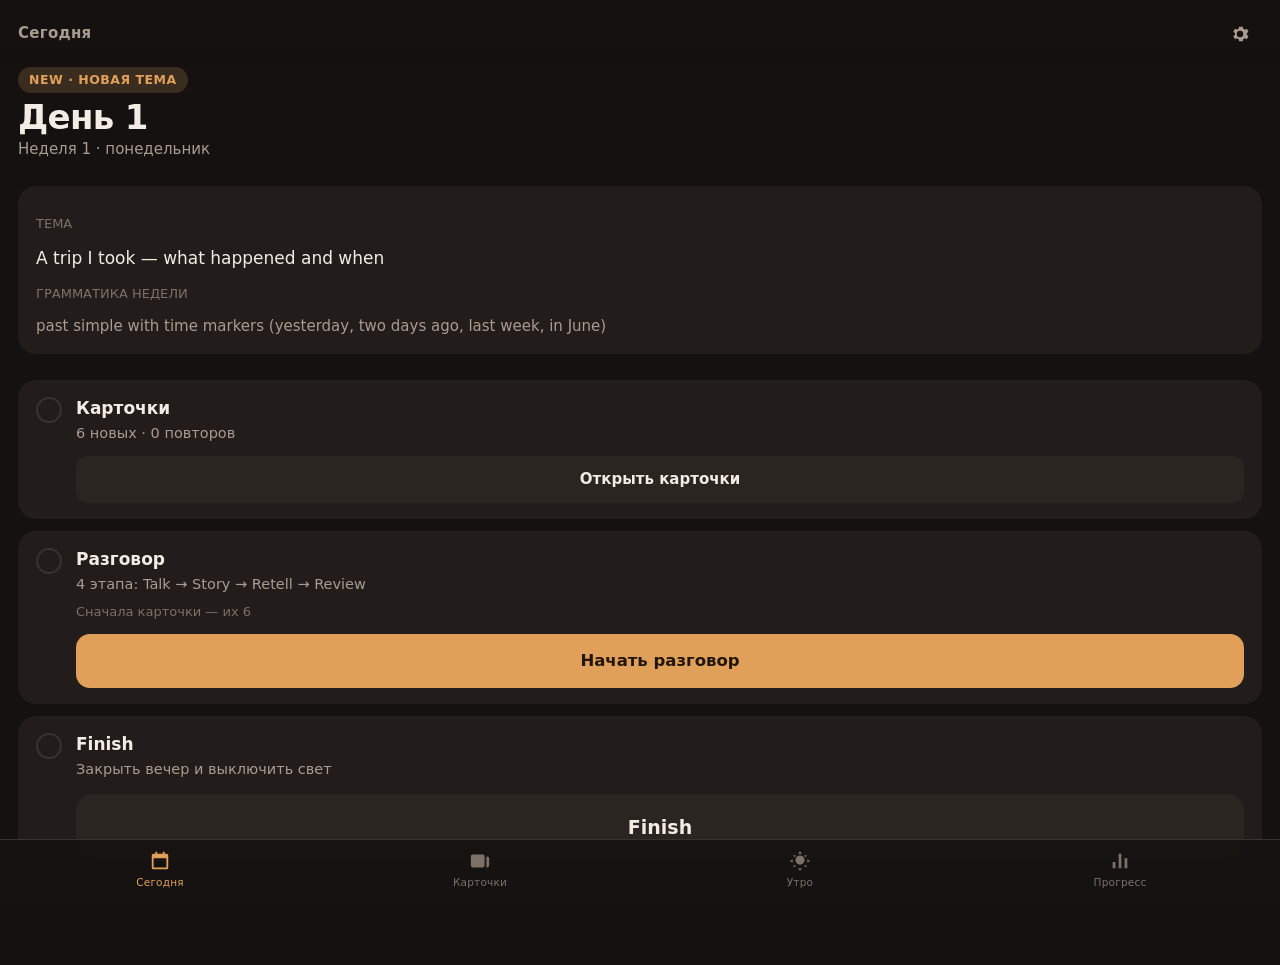
<file: index.html>
<!DOCTYPE html>
<html lang="ru">
<head>
<meta charset="utf-8">
<meta name="viewport" content="width=device-width, initial-scale=1, viewport-fit=cover, maximum-scale=1, user-scalable=no">
<meta name="color-scheme" content="dark">
<title>Вечерний английский</title>
<link rel="stylesheet" href="style.css?v=1d778c69">
<script src="https://telegram.org/js/telegram-web-app.js"></script>
</head>
<body>

<div id="app" hidden>

  <header class="topbar">
    <div class="topbar__title" id="topTitle">Сегодня</div>
    <button class="iconbtn" id="btnSettings" type="button" aria-label="Настройки">
      <svg viewBox="0 0 24 24" width="22" height="22" aria-hidden="true">
        <path fill="currentColor" d="M12 15.5A3.5 3.5 0 1 1 12 8.5a3.5 3.5 0 0 1 0 7Zm7.4-2.6.1-.9-.1-.9 1.9-1.5-1.9-3.2-2.3.9a7 7 0 0 0-1.6-.9L15.1 4H10.9l-.4 2.4a7 7 0 0 0-1.6.9L6.6 6.4 4.7 9.6l1.9 1.5-.1.9.1.9-1.9 1.5 1.9 3.2 2.3-.9c.5.4 1 .7 1.6.9l.4 2.4h4.2l.4-2.4c.6-.2 1.1-.5 1.6-.9l2.3.9 1.9-3.2-1.9-1.5Z"/>
      </svg>
    </button>
  </header>

  <main id="screens">

    <!-- ========================= СЕГОДНЯ ========================= -->
    <section class="screen" id="screen-today" data-tab="today">
      <div id="todayBody"></div>
    </section>

    <!-- ======================== КАРТОЧКИ ========================= -->
    <section class="screen" id="screen-cards" data-tab="cards" hidden>
      <div id="cardsBody"></div>
    </section>

    <!-- ========================== УТРО =========================== -->
    <section class="screen" id="screen-morning" data-tab="morning" hidden>
      <div id="morningBody"></div>
    </section>

    <!-- ========================= ПРОГРЕСС ======================== -->
    <section class="screen" id="screen-progress" data-tab="progress" hidden>
      <div id="progressBody"></div>
    </section>

  </main>

  <nav class="tabbar" id="tabbar">
    <button class="tab is-active" type="button" data-go="today">
      <svg viewBox="0 0 24 24" aria-hidden="true"><path fill="currentColor" d="M7 2h2v2h6V2h2v2h2a2 2 0 0 1 2 2v13a2 2 0 0 1-2 2H5a2 2 0 0 1-2-2V6a2 2 0 0 1 2-2h2V2Zm12 7H5v10h14V9Z"/></svg>
      <span>Сегодня</span>
    </button>
    <button class="tab" type="button" data-go="cards">
      <svg viewBox="0 0 24 24" aria-hidden="true"><path fill="currentColor" d="M4 5h11a2 2 0 0 1 2 2v10a2 2 0 0 1-2 2H4a2 2 0 0 1-2-2V7a2 2 0 0 1 2-2Zm15 2h1a2 2 0 0 1 2 2v8a2 2 0 0 1-2 2h-1V7Z"/></svg>
      <span>Карточки</span>
    </button>
    <button class="tab" type="button" data-go="morning">
      <svg viewBox="0 0 24 24" aria-hidden="true"><path fill="currentColor" d="M12 6a5 5 0 1 1 0 10 5 5 0 0 1 0-10Zm0-5 2 3h-4l2-3ZM1 12l3-2v4l-3-2Zm22 0-3 2v-4l3 2ZM12 23l-2-3h4l-2 3ZM4.2 5.6 7.8 6 6 7.8 4.2 5.6Zm15.6 0L18 7.8 16.2 6l3.6-.4ZM4.2 18.4 6 16.2 7.8 18l-3.6.4Zm15.6 0-3.6-.4 1.8-1.8 1.8 2.2Z"/></svg>
      <span>Утро</span>
    </button>
    <button class="tab" type="button" data-go="progress">
      <svg viewBox="0 0 24 24" aria-hidden="true"><path fill="currentColor" d="M4 20h3v-7H4v7Zm6.5 0h3V4h-3v16Zm6.5 0h3v-11h-3v11Z"/></svg>
      <span>Прогресс</span>
    </button>
  </nav>

  <!-- ночной занавес после Finish -->
  <div class="curtain" id="curtain" hidden>
    <div class="curtain__text">Спокойной ночи</div>
  </div>

  <!-- лист настроек -->
  <div class="sheet" id="sheet" hidden>
    <div class="sheet__backdrop" data-close="1"></div>
    <div class="sheet__panel" role="dialog" aria-label="Настройки">
      <div class="sheet__grip"></div>
      <div id="sheetBody"></div>
    </div>
  </div>

</div>

<div id="fatal" class="fatal" hidden></div>

<script src="data.js?v=1d778c69"></script>
<script src="app.js?v=1d778c69"></script>
</body>
</html>
</file>
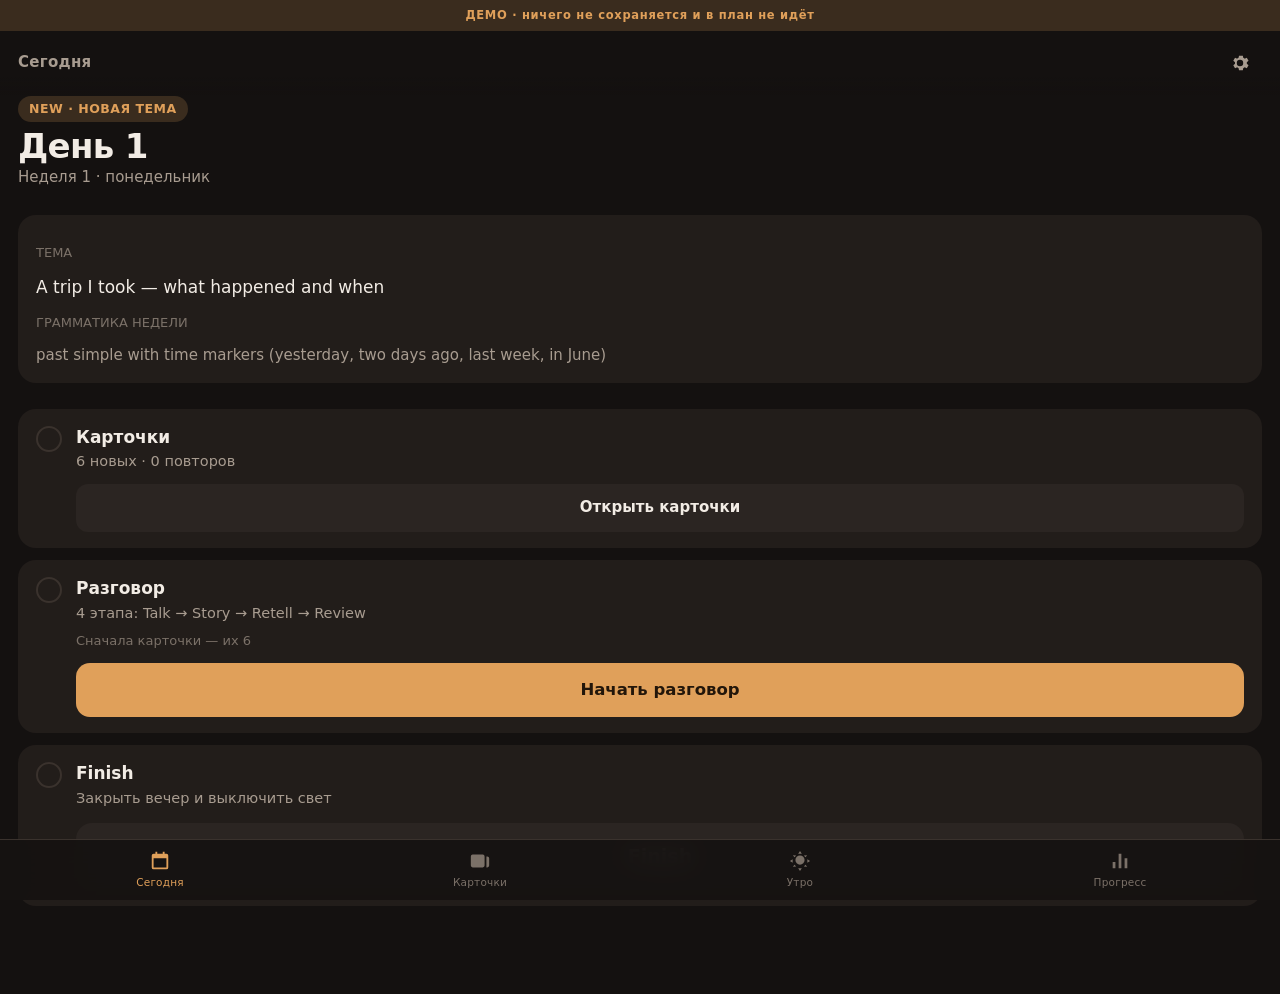
<file: demo.html>
<!DOCTYPE html>
<html lang="ru">
<head>
<meta charset="utf-8">
<meta name="viewport" content="width=device-width, initial-scale=1, viewport-fit=cover, maximum-scale=1, user-scalable=no">
<meta name="color-scheme" content="dark">
<title>Вечерний английский — демо</title>
<link rel="stylesheet" href="style.css?v=1d778c69">
<script src="https://telegram.org/js/telegram-web-app.js"></script>
</head>
<body>

<div id="app" hidden>

  <div class="demobar">ДЕМО · ничего не сохраняется и в план не идёт</div>

  <header class="topbar">
    <div class="topbar__title" id="topTitle">Сегодня</div>
    <button class="iconbtn" id="btnSettings" type="button" aria-label="Настройки">
      <svg viewBox="0 0 24 24" width="22" height="22" aria-hidden="true">
        <path fill="currentColor" d="M12 15.5A3.5 3.5 0 1 1 12 8.5a3.5 3.5 0 0 1 0 7Zm7.4-2.6.1-.9-.1-.9 1.9-1.5-1.9-3.2-2.3.9a7 7 0 0 0-1.6-.9L15.1 4H10.9l-.4 2.4a7 7 0 0 0-1.6.9L6.6 6.4 4.7 9.6l1.9 1.5-.1.9.1.9-1.9 1.5 1.9 3.2 2.3-.9c.5.4 1 .7 1.6.9l.4 2.4h4.2l.4-2.4c.6-.2 1.1-.5 1.6-.9l2.3.9 1.9-3.2-1.9-1.5Z"/>
      </svg>
    </button>
  </header>

  <main id="screens">

    <!-- ========================= СЕГОДНЯ ========================= -->
    <section class="screen" id="screen-today" data-tab="today">
      <div id="todayBody"></div>
    </section>

    <!-- ======================== КАРТОЧКИ ========================= -->
    <section class="screen" id="screen-cards" data-tab="cards" hidden>
      <div id="cardsBody"></div>
    </section>

    <!-- ========================== УТРО =========================== -->
    <section class="screen" id="screen-morning" data-tab="morning" hidden>
      <div id="morningBody"></div>
    </section>

    <!-- ========================= ПРОГРЕСС ======================== -->
    <section class="screen" id="screen-progress" data-tab="progress" hidden>
      <div id="progressBody"></div>
    </section>

  </main>

  <nav class="tabbar" id="tabbar">
    <button class="tab is-active" type="button" data-go="today">
      <svg viewBox="0 0 24 24" aria-hidden="true"><path fill="currentColor" d="M7 2h2v2h6V2h2v2h2a2 2 0 0 1 2 2v13a2 2 0 0 1-2 2H5a2 2 0 0 1-2-2V6a2 2 0 0 1 2-2h2V2Zm12 7H5v10h14V9Z"/></svg>
      <span>Сегодня</span>
    </button>
    <button class="tab" type="button" data-go="cards">
      <svg viewBox="0 0 24 24" aria-hidden="true"><path fill="currentColor" d="M4 5h11a2 2 0 0 1 2 2v10a2 2 0 0 1-2 2H4a2 2 0 0 1-2-2V7a2 2 0 0 1 2-2Zm15 2h1a2 2 0 0 1 2 2v8a2 2 0 0 1-2 2h-1V7Z"/></svg>
      <span>Карточки</span>
    </button>
    <button class="tab" type="button" data-go="morning">
      <svg viewBox="0 0 24 24" aria-hidden="true"><path fill="currentColor" d="M12 6a5 5 0 1 1 0 10 5 5 0 0 1 0-10Zm0-5 2 3h-4l2-3ZM1 12l3-2v4l-3-2Zm22 0-3 2v-4l3 2ZM12 23l-2-3h4l-2 3ZM4.2 5.6 7.8 6 6 7.8 4.2 5.6Zm15.6 0L18 7.8 16.2 6l3.6-.4ZM4.2 18.4 6 16.2 7.8 18l-3.6.4Zm15.6 0-3.6-.4 1.8-1.8 1.8 2.2Z"/></svg>
      <span>Утро</span>
    </button>
    <button class="tab" type="button" data-go="progress">
      <svg viewBox="0 0 24 24" aria-hidden="true"><path fill="currentColor" d="M4 20h3v-7H4v7Zm6.5 0h3V4h-3v16Zm6.5 0h3v-11h-3v11Z"/></svg>
      <span>Прогресс</span>
    </button>
  </nav>

  <!-- ночной занавес после Finish -->
  <div class="curtain" id="curtain" hidden>
    <div class="curtain__text">Спокойной ночи</div>
  </div>

  <!-- лист настроек -->
  <div class="sheet" id="sheet" hidden>
    <div class="sheet__backdrop" data-close="1"></div>
    <div class="sheet__panel" role="dialog" aria-label="Настройки">
      <div class="sheet__grip"></div>
      <div id="sheetBody"></div>
    </div>
  </div>

</div>

<div id="fatal" class="fatal" hidden></div>

<script>
(function () {
  var real = (window.Telegram && window.Telegram.WebApp) || {};
  var mem = {};                                  /* всё состояние живёт только тут */
  function later(fn) { setTimeout(fn, 1); }
  function call(name) {
    return function () {
      try { if (typeof real[name] === 'function') return real[name].apply(real, arguments); }
      catch (e) {}
    };
  }
  function guard(name, minVer) {
    return function () {
      try {
        if (real.isVersionAtLeast && !real.isVersionAtLeast(minVer)) return;
        if (typeof real[name] === 'function') return real[name].apply(real, arguments);
      } catch (e) {}
    };
  }
  window.Telegram = { WebApp: {
    version: real.version || '6.0',
    platform: real.platform || 'unknown',
    initDataUnsafe: {},                          /* без start_param: демо всегда своё */
    ready: call('ready'),
    expand: call('expand'),
    setHeaderColor: guard('setHeaderColor', '6.1'),
    setBackgroundColor: guard('setBackgroundColor', '6.1'),
    disableVerticalSwipes: guard('disableVerticalSwipes', '7.7'),
    /* всегда «да»: иначе приложение решит, что CloudStorage нет, и начнёт
       писать в localStorage — а демо не должно оставлять следов вообще */
    isVersionAtLeast: function () { return true; },
    sendData: undefined,                         /* боту из демо ничего не уходит */
    CloudStorage: {
      setItem: function (k, v, cb) { later(function () { mem[k] = String(v); cb && cb(null, true); }); },
      getItem: function (k, cb) { later(function () { cb(null, k in mem ? mem[k] : ''); }); },
      getItems: function (ks, cb) { later(function () {
        var o = {}; ks.forEach(function (k) { o[k] = (k in mem) ? mem[k] : ''; }); cb(null, o); }); },
      getKeys: function (cb) { later(function () { cb(null, Object.keys(mem)); }); },
      removeItems: function (ks, cb) { later(function () {
        ks.forEach(function (k) { delete mem[k]; }); cb && cb(null, true); }); }
    }
  }};
})();
</script>
<script src="data.js?v=1d778c69"></script>
<script src="app.js?v=1d778c69"></script>
</body>
</html>
</file>
<file: style.css>
/* Вечерний английский — тёплая тёмная тема, своя, не системная. */

:root{
  --bg:#141110;
  --bg-soft:#1c1815;
  --card:#221d1a;
  --card-2:#2b2522;
  --line:#3a322d;
  --text:#f2ece5;
  --text-dim:#a89c90;
  --text-faint:#7b7168;
  --accent:#e0a05a;
  --accent-soft:#3a2c1e;
  --good:#8fae84;
  --good-soft:#2a3326;
  --again:#c08579;
  --radius:18px;
  --radius-sm:12px;
  --pad:18px;
  --safe-top:env(safe-area-inset-top,0px);
  --safe-bottom:env(safe-area-inset-bottom,0px);
  --tabbar-h:60px;
  --ease:cubic-bezier(.22,.61,.36,1);
}

*{box-sizing:border-box;-webkit-tap-highlight-color:transparent}

/* [hidden] обязан выигрывать у авторских display:flex/grid ниже,
   иначе занавес и лист настроек видны с первого кадра. */
[hidden]{display:none !important}

html,body{margin:0;padding:0;background:var(--bg);color:var(--text);}
body{
  font-family:-apple-system,BlinkMacSystemFont,"SF Pro Text","Segoe UI",Roboto,Inter,system-ui,sans-serif;
  font-size:17px;line-height:1.45;
  -webkit-font-smoothing:antialiased;
  overscroll-behavior-y:none;
  min-height:100vh;
}
button{font:inherit;color:inherit;border:0;background:none;cursor:pointer;margin:0}
input,textarea{font:inherit;color:inherit}

/* ----------------------------------------------------------- каркас */
#app{
  display:flex;flex-direction:column;
  min-height:100vh;min-height:100dvh;
}

.topbar{
  position:sticky;top:0;z-index:20;
  display:flex;align-items:center;justify-content:space-between;
  padding:calc(var(--safe-top) + 12px) var(--pad) 10px;
  background:linear-gradient(var(--bg) 72%,rgba(20,17,16,0));
}
.topbar__title{font-size:15px;font-weight:600;letter-spacing:.02em;color:var(--text-dim)}
.iconbtn{
  width:44px;height:44px;display:grid;place-items:center;
  border-radius:50%;color:var(--text-dim);
  transition:background .18s var(--ease),color .18s var(--ease);
}
.iconbtn:active{background:var(--card);color:var(--text)}

#screens{flex:1 1 auto;padding:0 var(--pad) calc(var(--tabbar-h) + var(--safe-bottom) + 28px)}
.screen{animation:fade .26s var(--ease)}
@keyframes fade{from{opacity:0;transform:translateY(6px)}to{opacity:1;transform:none}}

/* --------------------------------------------------------- таб-бар */
.tabbar{
  position:fixed;left:0;right:0;bottom:0;z-index:30;
  display:grid;grid-template-columns:repeat(4,1fr);
  padding-bottom:var(--safe-bottom);
  background:rgba(22,19,17,.94);
  -webkit-backdrop-filter:blur(14px);backdrop-filter:blur(14px);
  border-top:1px solid var(--line);
}
.tab{
  height:var(--tabbar-h);
  display:flex;flex-direction:column;align-items:center;justify-content:center;gap:3px;
  color:var(--text-faint);
  transition:color .2s var(--ease),transform .12s var(--ease);
}
.tab svg{width:22px;height:22px}
.tab span{font-size:10.5px;letter-spacing:.02em}
.tab.is-active{color:var(--accent)}
.tab:active{transform:scale(.93)}

/* ------------------------------------------------------ типографика */
.h1{font-size:34px;line-height:1.1;font-weight:700;letter-spacing:-.02em;margin:6px 0 2px}
.h2{font-size:20px;font-weight:650;margin:0 0 10px}
.sub{color:var(--text-dim);font-size:15px;margin:0}
.dim{color:var(--text-dim)}
.faint{color:var(--text-faint)}
.tiny{font-size:13px;line-height:1.4}
.center{text-align:center}
.stack>*+*{margin-top:12px}
.gap-lg{margin-top:26px}
.gap-xl{margin-top:36px}

.chip{
  display:inline-block;padding:4px 11px;border-radius:999px;
  background:var(--accent-soft);color:var(--accent);
  font-size:12.5px;font-weight:600;letter-spacing:.04em;text-transform:uppercase;
}

.panel{background:var(--card);border-radius:var(--radius);padding:16px var(--pad)}
.panel+.panel{margin-top:12px}

/* ------------------------------------------------------------ шаги */
.step{
  display:flex;gap:14px;align-items:flex-start;
  background:var(--card);border-radius:var(--radius);
  padding:16px var(--pad);
  transition:background .25s var(--ease),opacity .25s var(--ease);
}
.step+.step{margin-top:12px}
.step.is-done{background:var(--bg-soft)}
.step.is-done .step__title{color:var(--text-dim)}
.step__mark{
  flex:0 0 auto;width:26px;height:26px;border-radius:50%;
  border:2px solid var(--line);display:grid;place-items:center;margin-top:1px;
  transition:border-color .3s var(--ease),background .3s var(--ease);
}
.step.is-done .step__mark{border-color:var(--good);background:var(--good)}
.step__mark svg{width:14px;height:14px;color:var(--bg);opacity:0;transform:scale(.6);
  transition:opacity .25s var(--ease),transform .25s var(--ease)}
.step.is-done .step__mark svg{opacity:1;transform:none}
.step__body{flex:1 1 auto;min-width:0}
.step__title{font-size:17px;font-weight:650;margin:0 0 2px}
.step__note{margin:0;color:var(--text-dim);font-size:14.5px}

/* ----------------------------------------------------------- кнопки */
.btn{
  display:block;width:100%;padding:15px 18px;border-radius:14px;
  background:var(--card-2);color:var(--text);
  font-size:16.5px;font-weight:600;text-align:center;
  transition:transform .12s var(--ease),background .2s var(--ease),opacity .2s var(--ease);
}
.btn:active{transform:scale(.975);background:var(--line)}
.btn--accent{background:var(--accent);color:#22160a}
.btn--accent:active{background:#c98c4c}
.btn--big{padding:20px;font-size:19px;border-radius:16px}
.btn--ghost{background:transparent;border:1px solid var(--line);color:var(--text-dim)}
.btn--ghost:active{background:var(--card)}
.btn[disabled]{opacity:.45;pointer-events:none}
.btn--sm{padding:13px 14px;font-size:15px;border-radius:12px}
.btn-row{display:flex;gap:10px}
.btn-row>*{flex:1 1 0}

/* ------------------------------------------------------- расписание */
.tl{margin:14px 0 0;padding:0;list-style:none;position:relative}
.tl::before{
  content:"";position:absolute;left:5px;top:8px;bottom:8px;width:2px;
  background:linear-gradient(var(--line),transparent);
}
.tl__row{display:flex;gap:14px;align-items:baseline;padding:6px 0;position:relative}
.tl__dot{
  position:absolute;left:0;top:11px;width:12px;height:12px;border-radius:50%;
  background:var(--bg);border:2px solid var(--line);
}
.tl__time{flex:0 0 auto;margin-left:28px;font-variant-numeric:tabular-nums;
  color:var(--accent);font-size:14.5px;font-weight:600;min-width:52px}
.tl__label{color:var(--text-dim);font-size:15px}
.tl__row:last-child .tl__dot{border-color:var(--accent)}

/* ------------------------------------------------------- карточки */
.queue{
  position:sticky;top:calc(var(--safe-top) + 54px);z-index:10;
  padding:4px 0 14px;background:var(--bg);
}
.queue__bar{height:5px;border-radius:99px;background:var(--card-2);overflow:hidden}
.queue__fill{height:100%;background:var(--accent);border-radius:99px;
  transition:width .45s var(--ease)}
.queue__meta{display:flex;justify-content:space-between;margin-top:8px;
  font-size:13px;color:var(--text-faint);font-variant-numeric:tabular-nums}

.flash{
  min-height:clamp(150px,34vh,320px);
  display:flex;flex-direction:column;align-items:center;justify-content:center;
  gap:18px;text-align:center;padding:26px 6px;
  background:var(--card);border-radius:var(--radius);
  transition:transform .16s var(--ease);
}
.flash:active{transform:scale(.99)}
.flash__en{font-size:29px;line-height:1.25;font-weight:650;letter-spacing:-.01em}
.flash__ru{font-size:21px;color:var(--accent);line-height:1.3;
  animation:rise .24s var(--ease)}
@keyframes rise{from{opacity:0;transform:translateY(8px)}to{opacity:1;transform:none}}
.flash__hint{font-size:13.5px;color:var(--text-faint)}

.grades{display:grid;grid-template-columns:1fr 1fr;gap:10px;margin-top:14px}
.grade{
  padding:16px 8px;border-radius:14px;background:var(--card-2);
  font-size:16px;font-weight:600;
  transition:transform .12s var(--ease),background .18s var(--ease);
}
.grade:active{transform:scale(.96)}
.grade--again{background:#3a2b27;color:var(--again)}
.grade--good{background:var(--good-soft);color:var(--good)}

/* ---------------------------------------------------------- утро */
.choices{display:flex;gap:8px;margin-top:12px}
.choice{
  flex:1 1 0;padding:16px 4px;border-radius:13px;background:var(--card-2);
  font-size:17px;font-weight:650;font-variant-numeric:tabular-nums;
  transition:transform .12s var(--ease),background .2s var(--ease),color .2s var(--ease);
}
.choice:active{transform:scale(.94)}
.choice.is-picked{background:var(--accent);color:#22160a}
.choices--wide .choice{font-size:15px;padding:15px 2px}
.choices__legend{display:flex;justify-content:space-between;margin-top:7px;
  font-size:12px;color:var(--text-faint)}

/* ------------------------------------------------------- прогресс */
.grid2{display:grid;grid-template-columns:1fr 1fr;gap:12px}
.stat{background:var(--card);border-radius:var(--radius);padding:15px var(--pad)}
.stat__v{font-size:29px;font-weight:700;letter-spacing:-.02em;font-variant-numeric:tabular-nums;
  line-height:1.15}
.stat__k{font-size:13px;color:var(--text-dim);margin-top:3px}
.chart{width:100%;height:auto;display:block;margin-top:6px;overflow:visible}

/* ------------------------------------------------------- занавес */
.curtain{
  position:fixed;inset:0;z-index:100;
  display:grid;place-items:center;
  background:#0b0908;color:var(--text-faint);
  animation:dim 1.5s var(--ease) forwards;
}
.curtain__text{font-size:23px;letter-spacing:.01em;opacity:0;animation:fadeIn 1.6s .5s var(--ease) forwards}
@keyframes dim{from{opacity:0}to{opacity:1}}
@keyframes fadeIn{from{opacity:0}to{opacity:.62}}

/* --------------------------------------------------------- настройки */
.sheet{position:fixed;inset:0;z-index:90;display:flex;align-items:flex-end}
.sheet__backdrop{position:absolute;inset:0;background:rgba(0,0,0,.55);animation:fade .2s var(--ease)}
.sheet__panel{
  position:relative;width:100%;max-height:88vh;overflow-y:auto;
  background:var(--bg-soft);border-radius:22px 22px 0 0;
  padding:10px var(--pad) calc(var(--safe-bottom) + 22px);
  animation:up .3s var(--ease);
}
@keyframes up{from{transform:translateY(18%)}to{transform:none}}
.sheet__grip{width:38px;height:4px;border-radius:99px;background:var(--line);margin:0 auto 14px}

.row{display:flex;align-items:center;justify-content:space-between;gap:14px;
  padding:14px 0;border-bottom:1px solid var(--line);min-height:56px}
.row[data-act]{cursor:pointer}
.row[data-act]:active{opacity:.7}
.row:last-child{border-bottom:0}
.row__k{font-size:16px}
.row__sub{font-size:13px;color:var(--text-faint);margin-top:2px}

.toggle{
  flex:0 0 auto;width:50px;height:30px;border-radius:99px;background:var(--card-2);
  position:relative;transition:background .22s var(--ease);
}
.toggle::after{
  content:"";position:absolute;top:3px;left:3px;width:24px;height:24px;border-radius:50%;
  background:var(--text-faint);transition:transform .22s var(--ease),background .22s var(--ease);
}
.toggle.is-on{background:var(--accent-soft)}
.toggle.is-on::after{transform:translateX(20px);background:var(--accent)}

.numfield{
  width:78px;flex:0 0 auto;padding:10px;border-radius:11px;text-align:center;
  background:var(--card-2);border:1px solid var(--line);
  font-size:17px;font-variant-numeric:tabular-nums;
}
.ta{
  width:100%;min-height:120px;margin-top:10px;padding:12px;border-radius:12px;
  background:var(--card);border:1px solid var(--line);color:var(--text);
  font-family:ui-monospace,SFMono-Regular,Menlo,monospace;font-size:12px;line-height:1.4;
  resize:vertical;-webkit-user-select:text;user-select:text;
}
.note{margin-top:10px;font-size:13.5px;color:var(--text-dim)}
.note--warn{color:var(--again)}
.note--ok{color:var(--good)}

.fatal{
  padding:40px 22px;color:var(--again);font-size:15px;line-height:1.5;
  -webkit-user-select:text;user-select:text;
}

/* низкие экраны: все четыре оценки обязаны помещаться без прокрутки */
@media (max-height:660px){
  .flash{min-height:150px;padding:18px 6px;gap:12px}
  .flash__en{font-size:25px}
  .flash__ru{font-size:19px}
  .grade{padding:12px 8px}
  .queue{padding-bottom:10px}
}

@media (prefers-reduced-motion:reduce){
  *{animation-duration:.001s !important;transition-duration:.001s !important}
}

/* полоска демо-режима */
.demobar{
  position:sticky;top:0;z-index:40;
  padding:calc(var(--safe-top) + 7px) var(--pad) 7px;
  background:var(--accent-soft);color:var(--accent);
  font-size:11.5px;font-weight:700;letter-spacing:.06em;text-align:center;
}
.demobar + .topbar{padding-top:10px}

/* значок темы недели на карточке — тихий, не спорит с фразой */
.flash__icon{
  width:30px;height:30px;color:var(--text-faint);opacity:.75;flex:0 0 auto;
}
@media (max-height:660px){ .flash__icon{width:24px;height:24px} }
</file>
